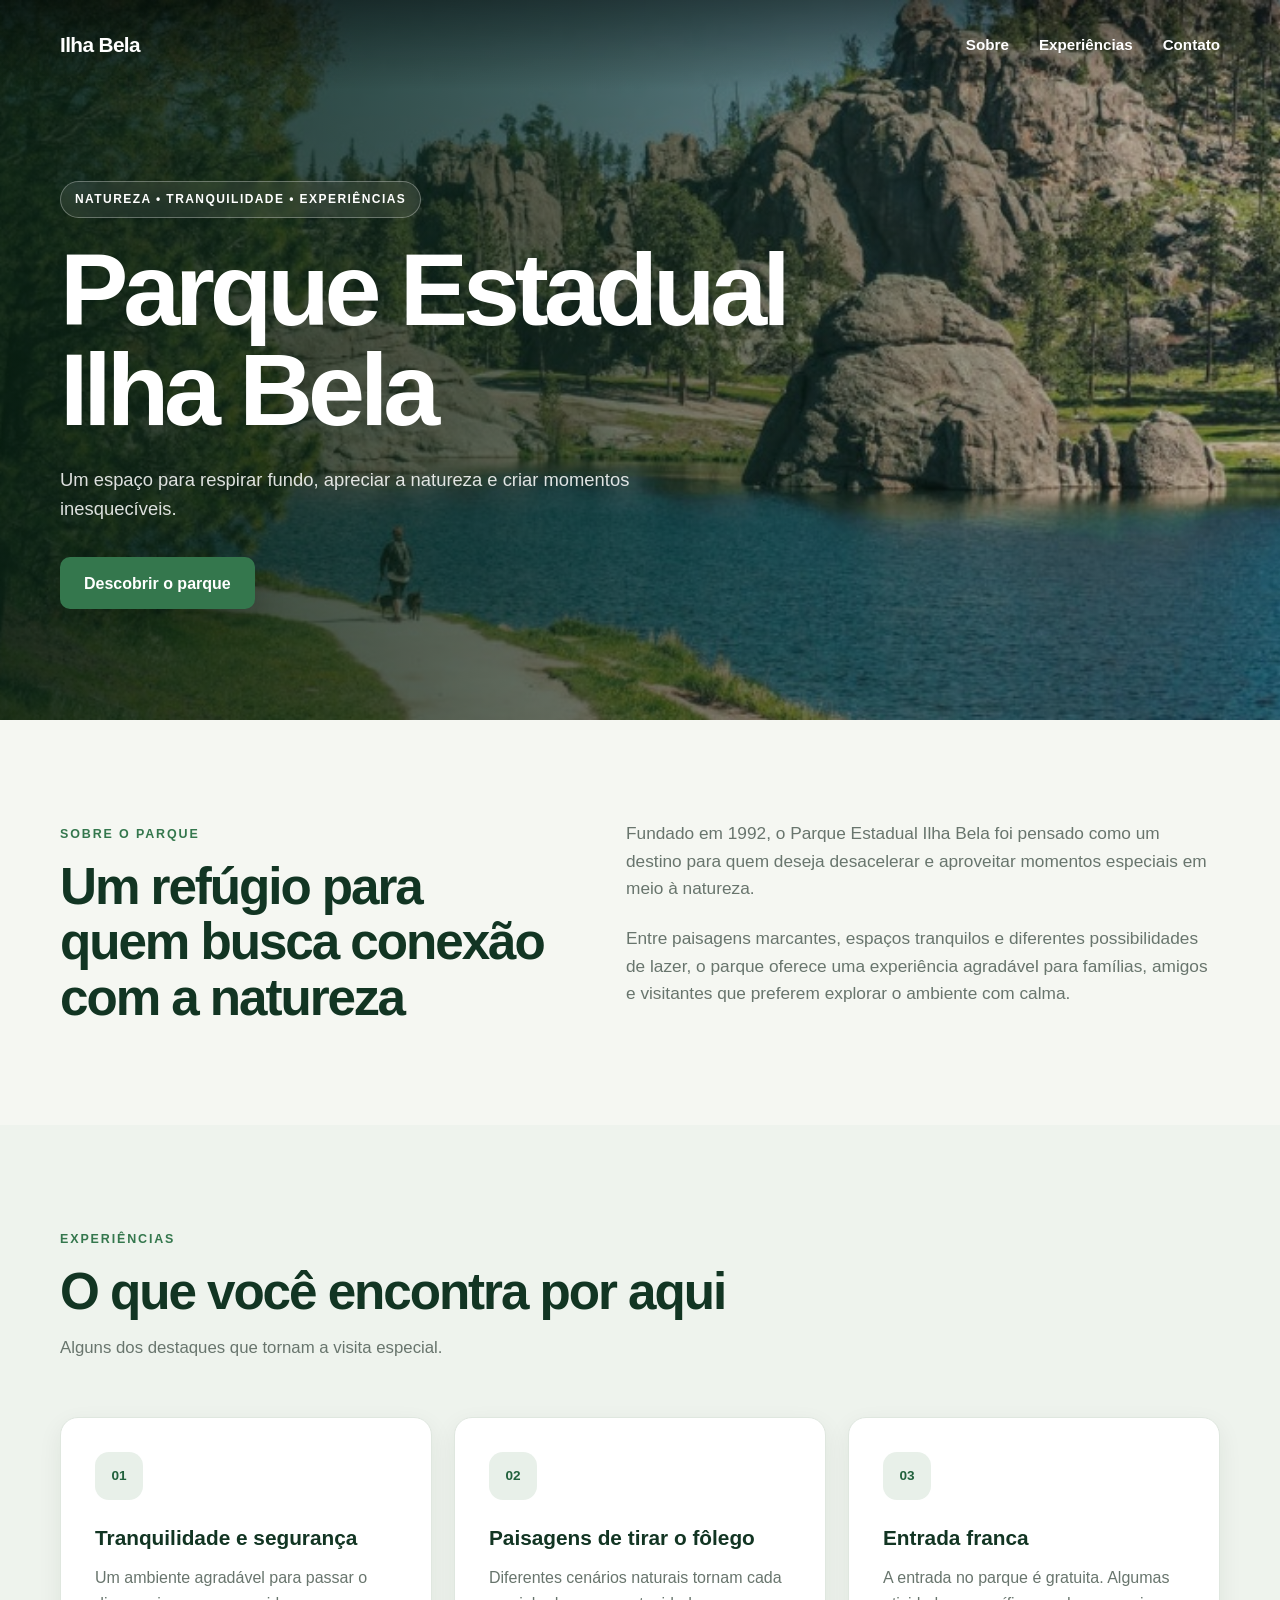
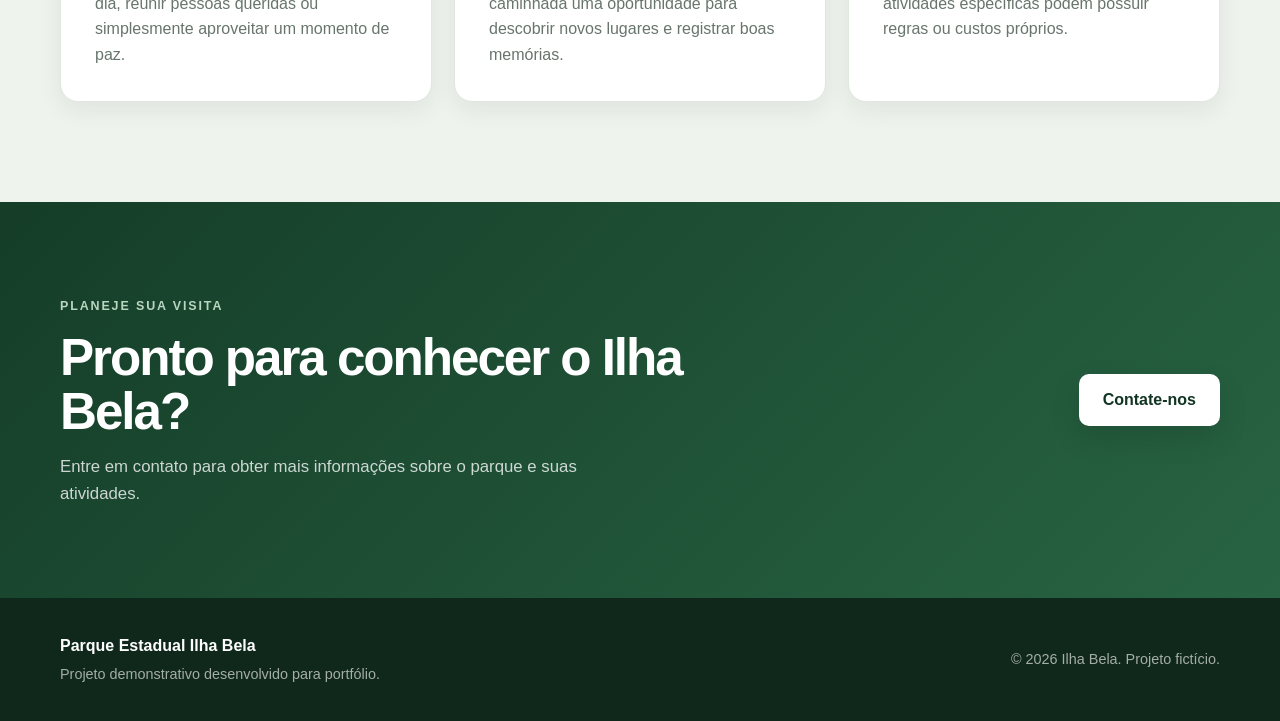
<file: index.html>
<!DOCTYPE html>
<html lang="pt-BR">

<head>
    <meta charset="UTF-8">
    <meta name="viewport" content="width=device-width, initial-scale=1.0">

    <meta
        name="description"
        content="Conheça o Parque Estadual Ilha Bela, um projeto demonstrativo de website turístico desenvolvido com HTML e CSS."
    >

    <title>Parque Estadual Ilha Bela | Natureza e tranquilidade</title>

    <link rel="stylesheet" href="estilo.css">
</head>

<body>

    <!-- CABEÇALHO -->
    <header class="header">

        <div class="container header-content">

            <a href="#" class="logo" aria-label="Página inicial do Parque Estadual Ilha Bela">
                Ilha Bela
            </a>

            <nav class="nav" aria-label="Navegação principal">
                <a href="#sobre">Sobre</a>
                <a href="#experiencias">Experiências</a>
                <a href="#contato">Contato</a>
            </nav>

        </div>

    </header>


    <!-- CONTEÚDO PRINCIPAL -->
    <main>

        <!-- HERO -->
        <section class="hero">

            <img
                src="parque-ilha-bela.jpg"
                alt="Paisagem natural do Parque Estadual Ilha Bela"
                class="hero-image"
            >

            <div class="hero-overlay"></div>

            <div class="hero-content">

                <span class="hero-tag">
                    Natureza • Tranquilidade • Experiências
                </span>

                <h1>
                    Parque Estadual<br>
                    Ilha Bela
                </h1>

                <p>
                    Um espaço para respirar fundo, apreciar a natureza
                    e criar momentos inesquecíveis.
                </p>

                <a href="#experiencias" class="button button-primary">
                    Descobrir o parque
                </a>

            </div>

        </section>


        <!-- SOBRE -->
        <section class="section" id="sobre">

            <div class="container about-grid">

                <div class="section-heading">

                    <span class="eyebrow">
                        Sobre o parque
                    </span>

                    <h2>
                        Um refúgio para quem busca conexão com a natureza
                    </h2>

                </div>

                <div class="about-text">

                    <p>
                        Fundado em 1992, o Parque Estadual Ilha Bela
                        foi pensado como um destino para quem deseja
                        desacelerar e aproveitar momentos especiais
                        em meio à natureza.
                    </p>

                    <p>
                        Entre paisagens marcantes, espaços tranquilos
                        e diferentes possibilidades de lazer, o parque
                        oferece uma experiência agradável para famílias,
                        amigos e visitantes que preferem explorar o
                        ambiente com calma.
                    </p>

                </div>

            </div>

        </section>


        <!-- EXPERIÊNCIAS -->
        <section class="section section-light" id="experiencias">

            <div class="container">

                <div class="section-title">

                    <span class="eyebrow">
                        Experiências
                    </span>

                    <h2>
                        O que você encontra por aqui
                    </h2>

                    <p>
                        Alguns dos destaques que tornam a visita
                        especial.
                    </p>

                </div>


                <div class="cards">

                    <article class="card">

                        <div class="card-icon" aria-hidden="true">
                            01
                        </div>

                        <h3>
                            Tranquilidade e segurança
                        </h3>

                        <p>
                            Um ambiente agradável para passar o dia,
                            reunir pessoas queridas ou simplesmente
                            aproveitar um momento de paz.
                        </p>

                    </article>


                    <article class="card">

                        <div class="card-icon" aria-hidden="true">
                            02
                        </div>

                        <h3>
                            Paisagens de tirar o fôlego
                        </h3>

                        <p>
                            Diferentes cenários naturais tornam cada
                            caminhada uma oportunidade para descobrir
                            novos lugares e registrar boas memórias.
                        </p>

                    </article>


                    <article class="card">

                        <div class="card-icon" aria-hidden="true">
                            03
                        </div>

                        <h3>
                            Entrada franca
                        </h3>

                        <p>
                            A entrada no parque é gratuita. Algumas
                            atividades específicas podem possuir
                            regras ou custos próprios.
                        </p>

                    </article>

                </div>

            </div>

        </section>


        <!-- CTA -->
        <section class="cta" id="contato">

            <div class="container cta-content">

                <div>
                    <span class="eyebrow eyebrow-light">
                        Planeje sua visita
                    </span>

                    <h2>
                        Pronto para conhecer o Ilha Bela?
                    </h2>

                    <p>
                        Entre em contato para obter mais informações
                        sobre o parque e suas atividades.
                    </p>
                </div>

                <a
                    href="tel:+5521999999999"
                    class="button button-light"
                >
                    Contate-nos
                </a>

            </div>

        </section>

    </main>


    <!-- RODAPÉ -->
    <footer class="footer">

        <div class="container footer-content">

            <div>
                <strong>Parque Estadual Ilha Bela</strong>

                <p>
                    Projeto demonstrativo desenvolvido para portfólio.
                </p>
            </div>

            <p class="footer-copy">
                © 2026 Ilha Bela. Projeto fictício.
            </p>

        </div>

    </footer>

</body>

</html>
</file>
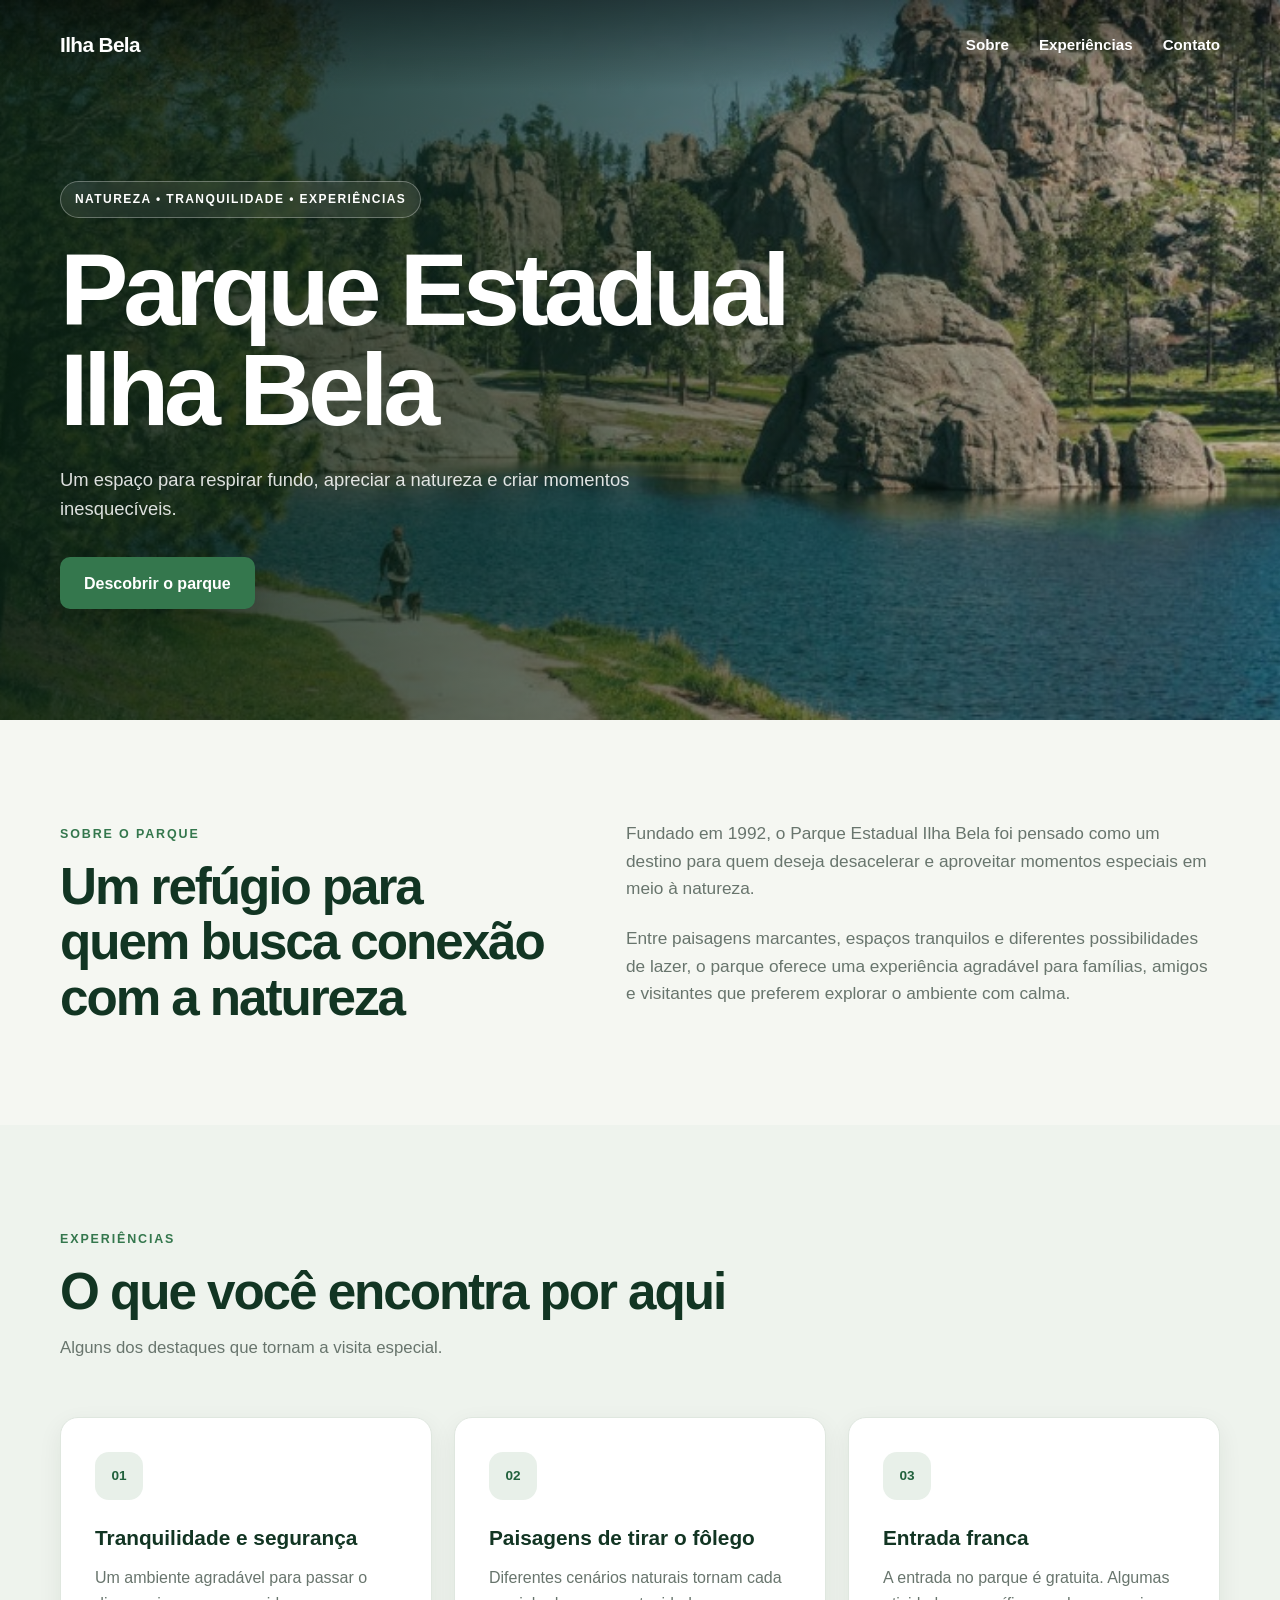
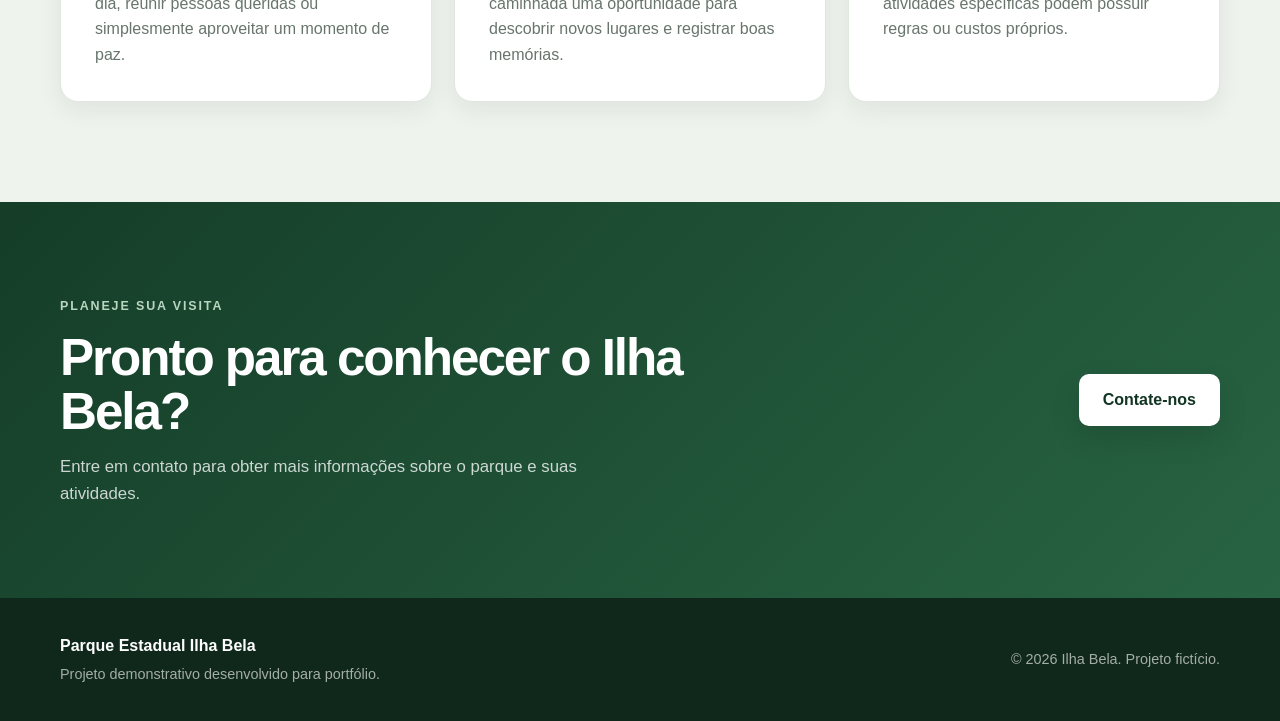
<file: Site Parque.html>
<!DOCTYPE html>
<html lang="pt-BR">

<head>
    <meta charset="UTF-8">
    <meta name="viewport" content="width=device-width, initial-scale=1.0">

    <meta
        name="description"
        content="Conheça o Parque Estadual Ilha Bela, um projeto demonstrativo de website turístico desenvolvido com HTML e CSS."
    >

    <title>Parque Estadual Ilha Bela | Natureza e tranquilidade</title>

    <link rel="stylesheet" href="estilo.css">
</head>

<body>

    <!-- CABEÇALHO -->
    <header class="header">

        <div class="container header-content">

            <a href="#" class="logo" aria-label="Página inicial do Parque Estadual Ilha Bela">
                Ilha Bela
            </a>

            <nav class="nav" aria-label="Navegação principal">
                <a href="#sobre">Sobre</a>
                <a href="#experiencias">Experiências</a>
                <a href="#contato">Contato</a>
            </nav>

        </div>

    </header>


    <!-- CONTEÚDO PRINCIPAL -->
    <main>

        <!-- HERO -->
        <section class="hero">

            <img
                src="parque-ilha-bela.jpg"
                alt="Paisagem natural do Parque Estadual Ilha Bela"
                class="hero-image"
            >

            <div class="hero-overlay"></div>

            <div class="hero-content">

                <span class="hero-tag">
                    Natureza • Tranquilidade • Experiências
                </span>

                <h1>
                    Parque Estadual<br>
                    Ilha Bela
                </h1>

                <p>
                    Um espaço para respirar fundo, apreciar a natureza
                    e criar momentos inesquecíveis.
                </p>

                <a href="#experiencias" class="button button-primary">
                    Descobrir o parque
                </a>

            </div>

        </section>


        <!-- SOBRE -->
        <section class="section" id="sobre">

            <div class="container about-grid">

                <div class="section-heading">

                    <span class="eyebrow">
                        Sobre o parque
                    </span>

                    <h2>
                        Um refúgio para quem busca conexão com a natureza
                    </h2>

                </div>

                <div class="about-text">

                    <p>
                        Fundado em 1992, o Parque Estadual Ilha Bela
                        foi pensado como um destino para quem deseja
                        desacelerar e aproveitar momentos especiais
                        em meio à natureza.
                    </p>

                    <p>
                        Entre paisagens marcantes, espaços tranquilos
                        e diferentes possibilidades de lazer, o parque
                        oferece uma experiência agradável para famílias,
                        amigos e visitantes que preferem explorar o
                        ambiente com calma.
                    </p>

                </div>

            </div>

        </section>


        <!-- EXPERIÊNCIAS -->
        <section class="section section-light" id="experiencias">

            <div class="container">

                <div class="section-title">

                    <span class="eyebrow">
                        Experiências
                    </span>

                    <h2>
                        O que você encontra por aqui
                    </h2>

                    <p>
                        Alguns dos destaques que tornam a visita
                        especial.
                    </p>

                </div>


                <div class="cards">

                    <article class="card">

                        <div class="card-icon" aria-hidden="true">
                            01
                        </div>

                        <h3>
                            Tranquilidade e segurança
                        </h3>

                        <p>
                            Um ambiente agradável para passar o dia,
                            reunir pessoas queridas ou simplesmente
                            aproveitar um momento de paz.
                        </p>

                    </article>


                    <article class="card">

                        <div class="card-icon" aria-hidden="true">
                            02
                        </div>

                        <h3>
                            Paisagens de tirar o fôlego
                        </h3>

                        <p>
                            Diferentes cenários naturais tornam cada
                            caminhada uma oportunidade para descobrir
                            novos lugares e registrar boas memórias.
                        </p>

                    </article>


                    <article class="card">

                        <div class="card-icon" aria-hidden="true">
                            03
                        </div>

                        <h3>
                            Entrada franca
                        </h3>

                        <p>
                            A entrada no parque é gratuita. Algumas
                            atividades específicas podem possuir
                            regras ou custos próprios.
                        </p>

                    </article>

                </div>

            </div>

        </section>


        <!-- CTA -->
        <section class="cta" id="contato">

            <div class="container cta-content">

                <div>
                    <span class="eyebrow eyebrow-light">
                        Planeje sua visita
                    </span>

                    <h2>
                        Pronto para conhecer o Ilha Bela?
                    </h2>

                    <p>
                        Entre em contato para obter mais informações
                        sobre o parque e suas atividades.
                    </p>
                </div>

                <a
                    href="tel:+5521999999999"
                    class="button button-light"
                >
                    Contate-nos
                </a>

            </div>

        </section>

    </main>


    <!-- RODAPÉ -->
    <footer class="footer">

        <div class="container footer-content">

            <div>
                <strong>Parque Estadual Ilha Bela</strong>

                <p>
                    Projeto demonstrativo desenvolvido para portfólio.
                </p>
            </div>

            <p class="footer-copy">
                © 2026 Ilha Bela. Projeto fictício.
            </p>

        </div>

    </footer>

</body>

</html>
</file>
<file: estilo.css>
/* ==================================================
   RESET
================================================== */

* {
    margin: 0;
    padding: 0;
    box-sizing: border-box;
}

html {
    scroll-behavior: smooth;
}

body {
    font-family:
        Inter,
        Arial,
        Helvetica,
        sans-serif;

    background-color: #f5f7f2;
    color: #213028;

    line-height: 1.6;
}


/* ==================================================
   VARIÁVEIS
================================================== */

:root {
    --green-900: #123523;
    --green-800: #194b31;
    --green-700: #21613c;
    --green-600: #34774d;

    --green-100: #e8f0e9;

    --cream: #f5f7f2;
    --white: #ffffff;

    --text: #213028;
    --text-light: #68756d;

    --border: #dfe7df;

    --shadow-sm:
        0 8px 25px rgba(23, 49, 33, 0.07);

    --shadow-lg:
        0 25px 60px rgba(15, 43, 26, 0.16);

    --radius-sm: 10px;
    --radius-md: 18px;
    --radius-lg: 26px;
}


/* ==================================================
   CLASSES GERAIS
================================================== */

.container {
    width: min(1160px, calc(100% - 40px));
    margin-inline: auto;
}

.section {
    padding: 100px 0;
}

.section-light {
    background-color: #eef3ed;
}

.eyebrow {
    display: inline-block;

    margin-bottom: 14px;

    font-size: 0.78rem;
    font-weight: 700;

    letter-spacing: 0.15em;
    text-transform: uppercase;

    color: var(--green-600);
}

.eyebrow-light {
    color: #b9d6bf;
}


/* ==================================================
   HEADER
================================================== */

.header {
    position: absolute;

    top: 0;
    left: 0;

    width: 100%;

    z-index: 10;

    background:
        linear-gradient(
            to bottom,
            rgba(0, 0, 0, 0.45),
            rgba(0, 0, 0, 0)
        );
}

.header-content {
    min-height: 90px;

    display: flex;
    align-items: center;
    justify-content: space-between;

    gap: 30px;
}

.logo {
    color: #ffffff;

    text-decoration: none;

    font-size: 1.3rem;
    font-weight: 800;

    letter-spacing: -0.03em;
}

.nav {
    display: flex;

    gap: 30px;
}

.nav a {
    position: relative;

    color: #ffffff;

    text-decoration: none;

    font-size: 0.95rem;
    font-weight: 600;
}

.nav a::after {
    content: "";

    position: absolute;

    left: 0;
    bottom: -7px;

    width: 0;
    height: 2px;

    background-color: #ffffff;

    transition: width 0.25s ease;
}

.nav a:hover::after {
    width: 100%;
}


/* ==================================================
   HERO
================================================== */

.hero {
    position: relative;

    min-height: 720px;

    display: flex;
    align-items: center;

    overflow: hidden;

    background-color: var(--green-900);
}

.hero-image {
    position: absolute;

    inset: 0;

    width: 100%;
    height: 100%;

    object-fit: cover;
}

.hero-overlay {
    position: absolute;

    inset: 0;

    background:
        linear-gradient(
            90deg,
            rgba(8, 31, 18, 0.88) 0%,
            rgba(8, 31, 18, 0.62) 45%,
            rgba(8, 31, 18, 0.18) 100%
        );
}

.hero-content {
    position: relative;

    z-index: 2;

    width: min(1160px, calc(100% - 40px));

    margin-inline: auto;

    padding-top: 70px;

    color: #ffffff;
}

.hero-tag {
    display: inline-block;

    margin-bottom: 22px;

    padding: 8px 14px;

    border:
        1px solid rgba(255, 255, 255, 0.3);

    border-radius: 999px;

    background:
        rgba(255, 255, 255, 0.08);

    backdrop-filter: blur(8px);

    font-size: 0.75rem;
    font-weight: 700;

    letter-spacing: 0.12em;
    text-transform: uppercase;
}

.hero h1 {
    max-width: 760px;

    margin-bottom: 24px;

    font-size: clamp(3.2rem, 8vw, 6.8rem);

    line-height: 0.98;

    letter-spacing: -0.05em;
}

.hero p {
    max-width: 610px;

    margin-bottom: 34px;

    color: rgba(255, 255, 255, 0.86);

    font-size: 1.15rem;
}


/* ==================================================
   BOTÕES
================================================== */

.button {
    display: inline-flex;

    align-items: center;
    justify-content: center;

    min-height: 52px;

    padding:
        0 24px;

    border-radius: 10px;

    text-decoration: none;

    font-weight: 700;

    transition:
        transform 0.2s ease,
        box-shadow 0.2s ease,
        background-color 0.2s ease;
}

.button:hover {
    transform: translateY(-3px);
}

.button-primary {
    color: #ffffff;

    background-color: var(--green-600);

    box-shadow:
        0 12px 30px rgba(0, 0, 0, 0.2);
}

.button-primary:hover {
    background-color: var(--green-700);
}

.button-light {
    color: var(--green-900);

    background-color: #ffffff;

    box-shadow:
        0 12px 30px rgba(0, 0, 0, 0.12);
}

.button-light:hover {
    background-color: #edf3ed;
}


/* ==================================================
   SOBRE
================================================== */

.about-grid {
    display: grid;

    grid-template-columns:
        minmax(0, 0.9fr)
        minmax(0, 1.1fr);

    gap: 80px;

    align-items: start;
}

.section-heading h2 {
    max-width: 520px;

    color: var(--green-900);

    font-size: clamp(2rem, 4vw, 3.4rem);

    line-height: 1.08;

    letter-spacing: -0.04em;
}

.about-text {
    max-width: 650px;

    color: var(--text-light);

    font-size: 1.08rem;
}

.about-text p + p {
    margin-top: 22px;
}


/* ==================================================
   TÍTULO DA SEÇÃO
================================================== */

.section-title {
    max-width: 700px;

    margin-bottom: 55px;
}

.section-title h2 {
    margin-bottom: 15px;

    color: var(--green-900);

    font-size: clamp(2rem, 4vw, 3.3rem);

    line-height: 1.1;

    letter-spacing: -0.04em;
}

.section-title p {
    color: var(--text-light);

    font-size: 1.05rem;
}


/* ==================================================
   CARDS
================================================== */

.cards {
    display: grid;

    grid-template-columns:
        repeat(3, minmax(0, 1fr));

    gap: 22px;
}

.card {
    padding: 34px;

    background-color: var(--white);

    border:
        1px solid var(--border);

    border-radius: var(--radius-md);

    box-shadow: var(--shadow-sm);

    transition:
        transform 0.25s ease,
        box-shadow 0.25s ease,
        border-color 0.25s ease;
}

.card:hover {
    transform: translateY(-7px);

    border-color: #c8d8cb;

    box-shadow: var(--shadow-lg);
}

.card-icon {
    display: flex;

    align-items: center;
    justify-content: center;

    width: 48px;
    height: 48px;

    margin-bottom: 25px;

    border-radius: 14px;

    background-color: var(--green-100);

    color: var(--green-700);

    font-size: 0.85rem;
    font-weight: 800;
}

.card h3 {
    margin-bottom: 14px;

    color: var(--green-900);

    font-size: 1.3rem;

    line-height: 1.25;
}

.card p {
    color: var(--text-light);
}


/* ==================================================
   CTA
================================================== */

.cta {
    padding: 90px 0;

    background:
        linear-gradient(
            135deg,
            #153d28,
            #286443
        );

    color: #ffffff;
}

.cta-content {
    display: flex;

    align-items: center;
    justify-content: space-between;

    gap: 40px;
}

.cta h2 {
    max-width: 650px;

    margin-bottom: 15px;

    font-size: clamp(2rem, 4vw, 3.5rem);

    line-height: 1.05;

    letter-spacing: -0.04em;
}

.cta p {
    max-width: 600px;

    color: rgba(255, 255, 255, 0.78);

    font-size: 1.05rem;
}


/* ==================================================
   FOOTER
================================================== */

.footer {
    padding: 35px 0;

    background-color: #10281b;

    color: #ffffff;
}

.footer-content {
    display: flex;

    align-items: center;
    justify-content: space-between;

    gap: 30px;
}

.footer strong {
    display: block;

    margin-bottom: 5px;
}

.footer p {
    color: rgba(255, 255, 255, 0.62);

    font-size: 0.9rem;
}

.footer-copy {
    text-align: right;
}


/* ==================================================
   ACESSIBILIDADE
================================================== */

a:focus-visible {
    outline:
        3px solid #e0bd66;

    outline-offset: 4px;
}


/* ==================================================
   TABLET
================================================== */

@media (max-width: 900px) {

    .hero {
        min-height: 650px;
    }

    .about-grid {
        grid-template-columns: 1fr;

        gap: 35px;
    }

    .cards {
        grid-template-columns: 1fr;
    }

    .cta-content {
        align-items: flex-start;

        flex-direction: column;
    }

    .footer-content {
        align-items: flex-start;

        flex-direction: column;
    }

    .footer-copy {
        text-align: left;
    }
}


/* ==================================================
   CELULAR
================================================== */

@media (max-width: 650px) {

    .container {
        width: min(100% - 28px, 1160px);
    }

    .section {
        padding: 70px 0;
    }

    .header-content {
        min-height: 76px;
    }

    .nav {
        gap: 16px;
    }

    .nav a {
        font-size: 0.85rem;
    }

    .hero {
        min-height: 680px;
    }

    .hero-overlay {
        background:
            linear-gradient(
                180deg,
                rgba(8, 31, 18, 0.58),
                rgba(8, 31, 18, 0.88)
            );
    }

    .hero-content {
        padding-top: 100px;
    }

    .hero h1 {
        font-size: 3.3rem;
    }

    .hero p {
        font-size: 1rem;
    }

    .button {
        width: 100%;
    }

    .card {
        padding: 28px;
    }

    .cta {
        padding: 70px 0;
    }
}


/* ==================================================
   CELULAR PEQUENO
================================================== */

@media (max-width: 420px) {

    .nav {
        display: none;
    }

    .hero h1 {
        font-size: 2.7rem;
    }

    .hero-tag {
        font-size: 0.67rem;
    }
}
</file>
